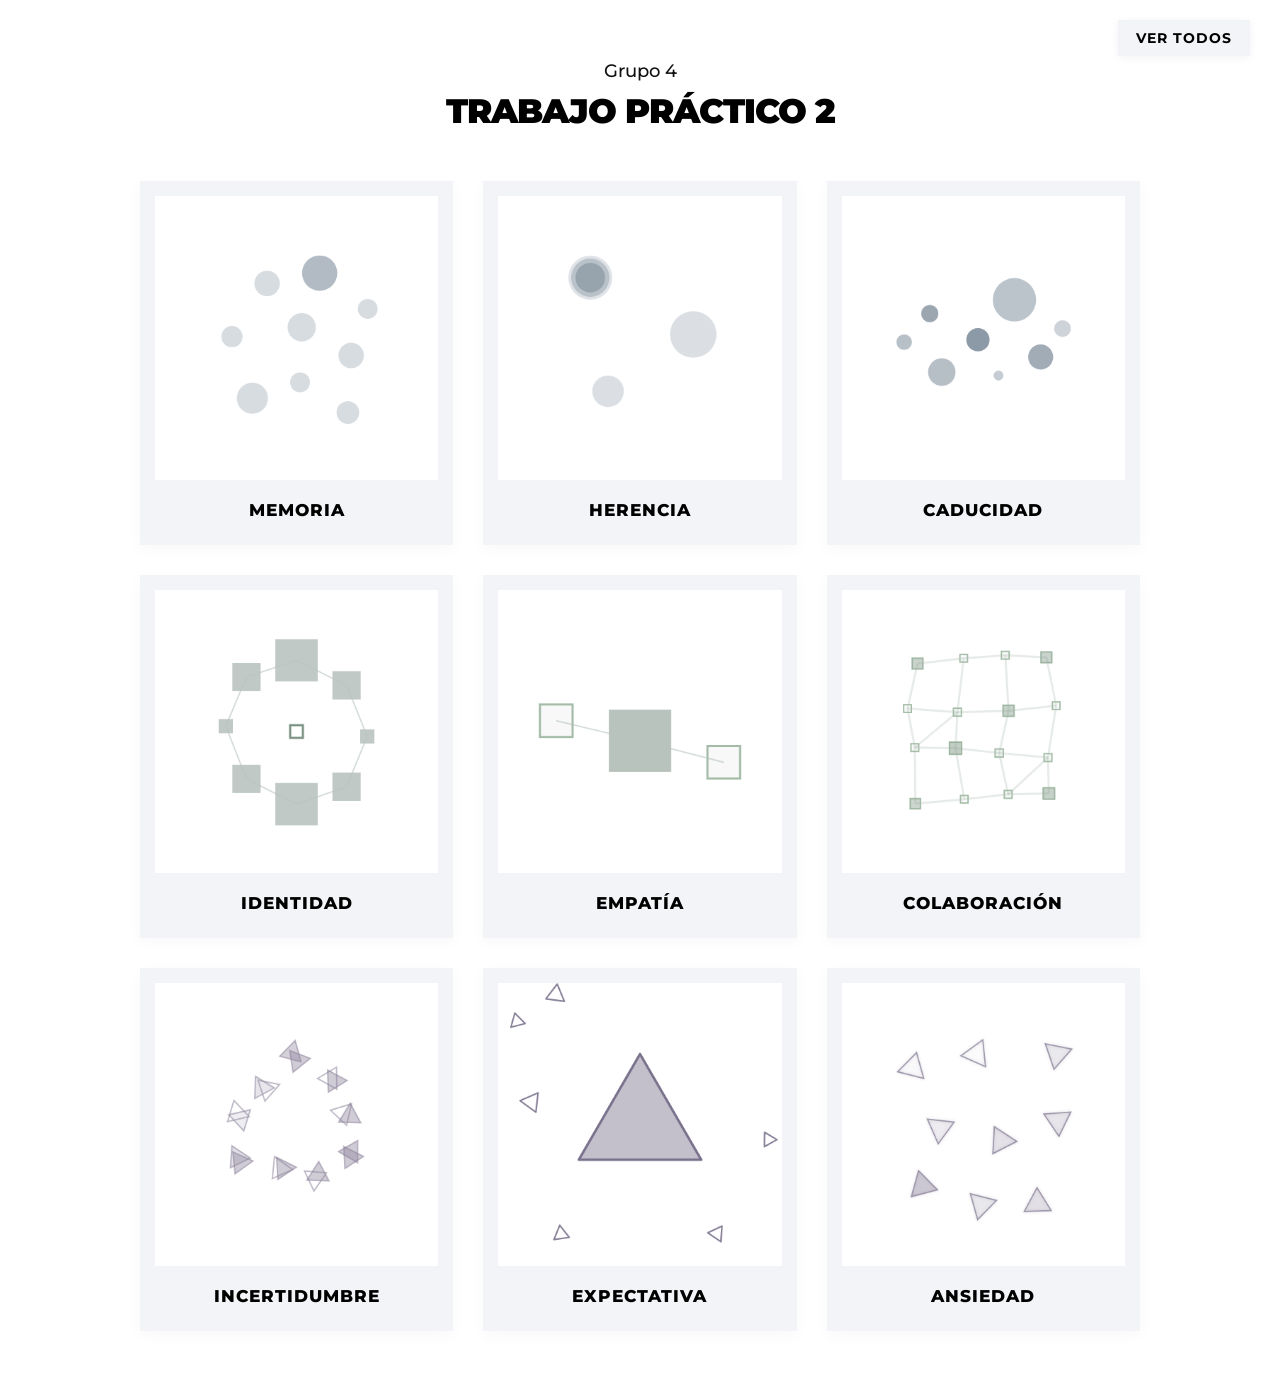
<file: index.html>
<!DOCTYPE html>
<html lang="es">

<head>
    <meta charset="UTF-8">
    <meta name="viewport" content="width=device-width, initial-scale=1.0">
    <title>TP2 - Sistema de Signos Reactivos</title>
    <link rel="preconnect" href="https://fonts.googleapis.com">
    <link rel="preconnect" href="https://fonts.gstatic.com" crossorigin>
    <!-- Fuente Montserrat -->
    <link href="https://fonts.googleapis.com/css2?family=Montserrat:wght@400;500;700;800;900&display=swap"
        rel="stylesheet">
    <link rel="stylesheet" href="style.css">
</head>

<body>
    <!-- Botón de Ver Todos (Solo PC) -->
    <button id="btn-fullscreen-grid" class="desk-only">VER TODOS</button>

    <header>
        <p class="subtitle">Grupo 4</p>
        <h1>Trabajo Práctico 2</h1>
    </header>

    <div class="system-grid">
        <!-- Subsistema 1 -->
        <div class="interface-card">
            <div class="canvas-container"><canvas id="canvas-memoria"></canvas></div>
            <div class="info"><span class="concept-title">Memoria</span></div>
        </div>
        <div class="interface-card">
            <div class="canvas-container"><canvas id="canvas-herencia"></canvas></div>
            <div class="info"><span class="concept-title">Herencia</span></div>
        </div>
        <div class="interface-card">
            <div class="canvas-container"><canvas id="canvas-caducidad"></canvas></div>
            <div class="info"><span class="concept-title">Caducidad</span></div>
        </div>

        <!-- Subsistema 2 -->
        <div class="interface-card">
            <div class="canvas-container"><canvas id="canvas-identidad"></canvas></div>
            <div class="info"><span class="concept-title">Identidad</span></div>
        </div>
        <div class="interface-card">
            <div class="canvas-container"><canvas id="canvas-empatia"></canvas></div>
            <div class="info"><span class="concept-title">Empatía</span></div>
        </div>
        <div class="interface-card">
            <div class="canvas-container"><canvas id="canvas-colaboracion"></canvas></div>
            <div class="info"><span class="concept-title">Colaboración</span></div>
        </div>

        <!-- Subsistema 3 -->
        <div class="interface-card">
            <div class="canvas-container"><canvas id="canvas-incertidumbre"></canvas></div>
            <div class="info"><span class="concept-title">Incertidumbre</span></div>
        </div>
        <div class="interface-card">
            <div class="canvas-container"><canvas id="canvas-expectativa"></canvas></div>
            <div class="info"><span class="concept-title">Expectativa</span></div>
        </div>
        <div class="interface-card">
            <div class="canvas-container"><canvas id="canvas-ansiedad"></canvas></div>
            <div class="info"><span class="concept-title">Ansiedad</span></div>
        </div>
    </div>

    <!-- Vista Detalle (Overlay) -->
    <div id="detail-overlay" class="hidden">
        <div class="detail-content">
            <!-- Botón de volver para PC (Arriba a la izquierda) -->
            <button class="btn-volver desk-only">
                <svg width="14" height="14" viewBox="0 0 24 24" fill="none" stroke="currentColor" stroke-width="2"
                    stroke-linecap="square" stroke-linejoin="miter">
                    <line x1="20" y1="12" x2="4" y2="12"></line>
                    <polyline points="10 18 4 12 10 6"></polyline>
                </svg>
                VOLVER
            </button>

            <div class="detail-left">
                <span id="detail-subsystem" class="tag"></span>
                <h2 id="detail-title"></h2>
                <p id="detail-desc"></p>
            </div>

            <div class="detail-right" id="detail-canvas-container">
                <!-- El canvas activo se va a mover acá temporalmente mediante el JS -->
            </div>

            <!-- Botón de volver para Celular (Abajo de todo) -->
            <button class="btn-volver mob-only">
                <svg width="14" height="14" viewBox="0 0 24 24" fill="none" stroke="currentColor" stroke-width="2"
                    stroke-linecap="square" stroke-linejoin="miter">
                    <line x1="20" y1="12" x2="4" y2="12"></line>
                    <polyline points="10 18 4 12 10 6"></polyline>
                </svg>
                VOLVER
            </button>
        </div>
    </div>

    <script src="script.js"></script>
</body>

</html>
</file>
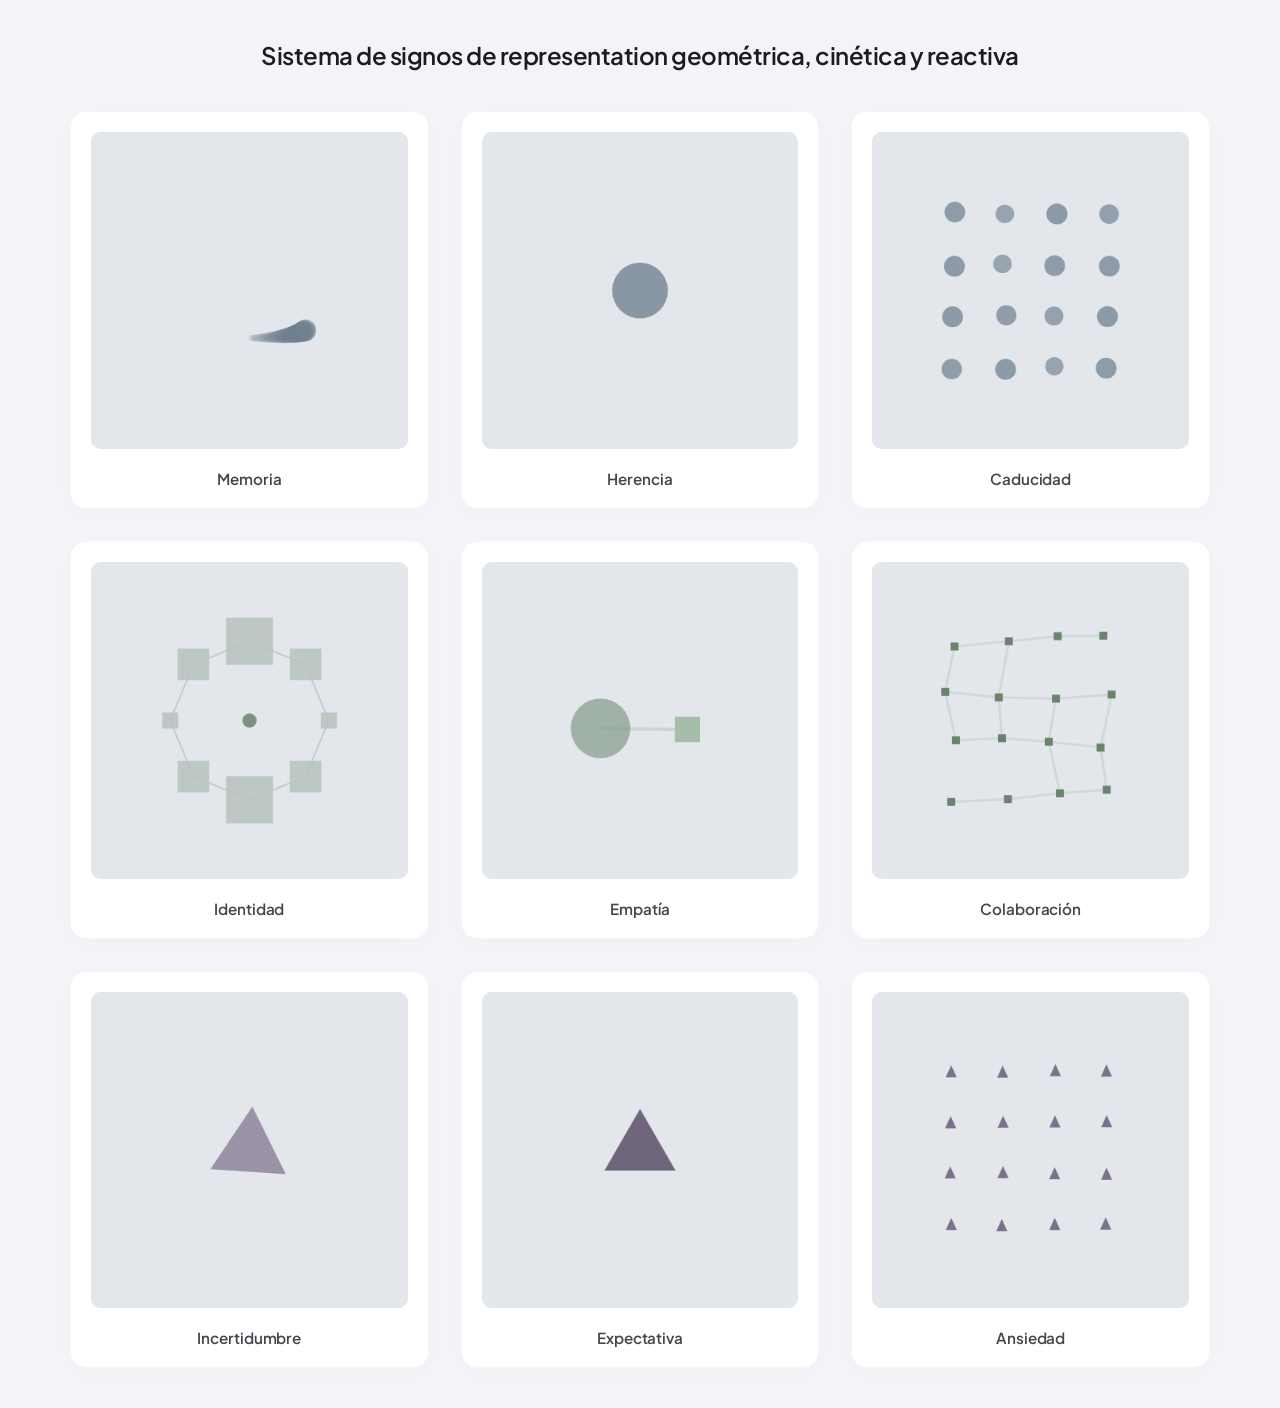
<file: TP2_06-7_GRUPO4.html>
<!DOCTYPE html>
<html lang="es">
<head>
    <meta charset="UTF-8">
    <meta name="viewport" content="width=device-width, initial-scale=1.0">
    <title>TP2 - Sistema de Signos Reactivos</title>
    <link rel="preconnect" href="https://fonts.googleapis.com">
    <link rel="preconnect" href="https://fonts.gstatic.com" crossorigin>
    <link href="https://fonts.googleapis.com/css2?family=Plus+Jakarta+Sans:wght@400;600&display=swap" rel="stylesheet">
    <style>
        /* ==============================================================
           ZONA DE EDICIÓN CSS: COLORES DE FONDO Y DISEÑO GENERAL
           ============================================================== */
        * {
            box-sizing: border-box;
            margin: 0;
            padding: 0;
        }
        body {
            background-color: #f2f4f7; 
            color: #2e3136;
            font-family: 'Plus Jakarta Sans', sans-serif;
            display: flex;
            flex-direction: column;
            align-items: center;
            justify-content: center;
            min-height: 100vh;
            padding: 40px 20px;
        }
        header {
            text-align: center;
            margin-bottom: 40px;
            max-width: 800px;
        }
        h1 {
            font-size: 1.5rem;
            font-weight: 600;
            letter-spacing: -0.5px;
            color: #1a1c1e; 
            line-height: 1.3;
        }
        
        .system-grid {
            display: grid;
            grid-template-columns: repeat(3, 1fr);
            gap: 32px;
            max-width: 1140px;
            width: 100%;
        }
        
        .interface-card {
            background-color: #ffffff; 
            border-radius: 16px;
            padding: 20px;
            box-shadow: 0 4px 24px rgba(32, 35, 38, 0.015);
            border: 1px solid rgba(32, 35, 38, 0.04);
            display: flex;
            flex-direction: column;
            gap: 16px;
            transition: transform 0.4s cubic-bezier(0.16, 1, 0.3, 1), box-shadow 0.4s ease;
        }

        .interface-card:hover {
            transform: translateY(-4px);
            box-shadow: 0 12px 32px rgba(32, 35, 38, 0.04);
        }
        
        .canvas-container {
            width: 100%;
            aspect-ratio: 1 / 1;
            border-radius: 10px;
            overflow: hidden;
            background-color: #e3e7ec; 
            position: relative;
        }
        canvas {
            width: 100%;
            height: 100%;
            display: block;
            cursor: crosshair;
            touch-action: none; 
        }
        
        .info {
            display: flex;
            flex-direction: column;
            text-align: center;
            padding-top: 4px;
        }
        .concept-title {
            font-size: 0.95rem;
            font-weight: 600;
            color: #43474d;
            letter-spacing: -0.1px;
        }

        @media (max-width: 900px) {
            body { padding: 20px 10px; }
            header { margin-bottom: 25px; }
            h1 { font-size: 1.25rem; }
            .system-grid {
                grid-template-columns: 1fr;
                gap: 24px;
                max-width: 450px;
            }
        }
    </style>
</head>
<body>

    <header>
        <h1>Sistema de signos de representation geométrica, cinética y reactiva</h1>
    </header>

    <div class="system-grid">
        <div class="interface-card">
            <div class="canvas-container"><canvas id="canvas-memoria"></canvas></div>
            <div class="info"><span class="concept-title">Memoria</span></div>
        </div>
        <div class="interface-card">
            <div class="canvas-container"><canvas id="canvas-herencia"></canvas></div>
            <div class="info"><span class="concept-title">Herencia</span></div>
        </div>
        <div class="interface-card">
            <div class="canvas-container"><canvas id="canvas-caducidad"></canvas></div>
            <div class="info"><span class="concept-title">Caducidad</span></div>
        </div>

        <div class="interface-card">
            <div class="canvas-container"><canvas id="canvas-identidad"></canvas></div>
            <div class="info"><span class="concept-title">Identidad</span></div>
        </div>
        <div class="interface-card">
            <div class="canvas-container"><canvas id="canvas-empatia"></canvas></div>
            <div class="info"><span class="concept-title">Empatía</span></div>
        </div>
        <div class="interface-card">
            <div class="canvas-container"><canvas id="canvas-colaboracion"></canvas></div>
            <div class="info"><span class="concept-title">Colaboración</span></div>
        </div>

        <div class="interface-card">
            <div class="canvas-container"><canvas id="canvas-incertidumbre"></canvas></div>
            <div class="info"><span class="concept-title">Incertidumbre</span></div>
        </div>
        <div class="interface-card">
            <div class="canvas-container"><canvas id="canvas-expectativa"></canvas></div>
            <div class="info"><span class="concept-title">Expectativa</span></div>
        </div>
        <div class="interface-card">
            <div class="canvas-container"><canvas id="canvas-ansiedad"></canvas></div>
            <div class="info"><span class="concept-title">Ansiedad</span></div>
        </div>
    </div>

    <script>
        const lerp = (start, end, amt) => (1 - amt) * start + amt * end;

        const initCanvas = (id, drawFn, setupFn = null, customClickFn = null) => {
            const canvas = document.getElementById(id);
            const ctx = canvas.getContext('2d');
            const size = 400;
            canvas.width = size;
            canvas.height = size;

            let mouse = { x: size/2, y: size/2, targetX: size/2, targetY: size/2, isDown: false, inside: false };

            const updateCoordinates = (clientX, clientY) => {
                const rect = canvas.getBoundingClientRect();
                mouse.targetX = (clientX - rect.left) * (size / rect.width);
                mouse.targetY = (clientY - rect.top) * (size / rect.height);
            };

            canvas.addEventListener('mousemove', (e) => { updateCoordinates(e.clientX, e.clientY); mouse.inside = true; });
            canvas.addEventListener('mouseenter', () => mouse.inside = true);
            canvas.addEventListener('mouseleave', () => { mouse.inside = false; mouse.isDown = false; });
            
            canvas.addEventListener('mousedown', () => { mouse.isDown = true; if (customClickFn) customClickFn(); });
            canvas.addEventListener('mouseup', () => mouse.isDown = false);

            canvas.addEventListener('touchmove', (e) => {
                if(e.touches.length > 0) { updateCoordinates(e.touches[0].clientX, e.touches[0].clientY); mouse.inside = true; }
                if (e.cancelable) e.preventDefault(); 
            }, {passive: false});

            canvas.addEventListener('touchstart', (e) => {
                mouse.isDown = true; mouse.inside = true;
                if(e.touches.length > 0) updateCoordinates(e.touches[0].clientX, e.touches[0].clientY);
                if (customClickFn) customClickFn();
                if (e.cancelable) e.preventDefault(); 
            }, {passive: false});

            canvas.addEventListener('touchend', () => { mouse.isDown = false; mouse.inside = false; });

            if (setupFn) setupFn();

            let time = 0;
            function tick() {
                time += 0.02;
                mouse.x = lerp(mouse.x, mouse.targetX, 0.1);
                mouse.y = lerp(mouse.y, mouse.targetY, 0.1);

                ctx.fillStyle = '#e3e7ec'; 
                ctx.fillRect(0, 0, size, size);

                drawFn(ctx, size, mouse, time);
                requestAnimationFrame(tick);
            }
            tick();
        };

        const drawSolidTriangle = (ctx, x, y, r, rotation, scaleW = 1, scaleH = 1) => {
            ctx.save(); ctx.translate(x, y); ctx.rotate(rotation); ctx.beginPath();
            ctx.moveTo(0, -r * scaleH); ctx.lineTo(r * 0.866 * scaleW, r * 0.5 * scaleH); ctx.lineTo(-r * 0.866 * scaleW, r * 0.5 * scaleH);
            ctx.closePath(); ctx.fill(); ctx.restore();
        };

        // ==============================================================
        // SUBSISTEMA 1 (CÍRCULOS)
        // ==============================================================

        let memHistory = [];
        initCanvas('canvas-memoria', (ctx, size, mouse, time) => {
            let activeX = mouse.inside ? mouse.x : size/2 + Math.sin(time * 1.5) * 80;
            let activeY = mouse.inside ? mouse.y : size/2 + Math.cos(time * 0.8) * 60;
            memHistory.push({x: activeX, y: activeY, age: 0});
            memHistory.forEach((p) => {
                p.age++;
                let lifeRatio = 1 - p.age / 50;
                if (lifeRatio > 0) {
                    ctx.fillStyle = `rgba(112, 128, 144, ${lifeRatio * 0.55})`;
                    ctx.beginPath(); ctx.arc(p.x, p.y, lifeRatio * 14, 0, Math.PI * 2); ctx.fill();
                }
            });
            memHistory = memHistory.filter(p => p.age < 50);
        });

        let herenciaLayers = 1; let herenciaTimer = 600; let layerOpacities = [1, 1, 1, 1, 1, 1];
        initCanvas('canvas-herencia', (ctx, size, mouse, time) => {
            let speedFactor = mouse.inside ? 2.5 : 1;
            if (herenciaLayers > 1) {
                herenciaTimer--;
                if (herenciaTimer <= 0) {
                    let topLayerIdx = herenciaLayers - 1;
                    layerOpacities[topLayerIdx] -= 0.0166; 
                    if (layerOpacities[topLayerIdx] <= 0) { layerOpacities[topLayerIdx] = 1; herenciaLayers--; }
                }
            }
            for(let i = herenciaLayers; i > 0; i--) {
                let wavePulse = Math.sin(time * 1.5 * speedFactor + i) * 6;
                let currentRadius = 30 + (i - 1) * 26 + wavePulse;
                let currentOpacity = (0.13 * (7 - i)) * layerOpacities[i - 1];
                ctx.fillStyle = `rgba(112, 128, 144, ${Math.max(0, currentOpacity)})`;
                ctx.beginPath(); ctx.arc(size/2, size/2, Math.max(0, currentRadius), 0, Math.PI * 2); ctx.fill();
            }
        }, null, () => {
            if (herenciaLayers < 6) { layerOpacities[herenciaLayers] = 1; herenciaLayers++; }
            herenciaTimer = 600;
        });

        let cadNodes = [];
        initCanvas('canvas-caducidad', (ctx, size, mouse, time) => {
            cadNodes.forEach((p, idx) => {
                let maxBaseSize = 13; let targetSize = maxBaseSize;
                let floatX = Math.sin(time * 0.6 + p.seedX) * 2.5; let floatY = Math.cos(time * 0.5 + p.seedY) * 2.5;
                let idlePulse = Math.sin(time * 0.4 + idx) * 1.5;
                let renderX = p.ox + floatX; let renderY = p.oy + floatY;

                if (mouse.inside) {
                    let distance = Math.sqrt((mouse.x - renderX)**2 + (mouse.y - renderY)**2);
                    if (distance < 55) { targetSize = lerp(0, maxBaseSize + idlePulse, distance / 55); } 
                    else { targetSize = maxBaseSize + idlePulse; }
                } else { targetSize = maxBaseSize + idlePulse; }
                
                let isGrowing = targetSize > p.currentSize;
                p.currentSize = lerp(p.currentSize, targetSize, isGrowing ? 0.0035 : 0.2);
                
                if (p.currentSize > 0.1) {
                    ctx.fillStyle = `rgba(112, 128, 144, ${(p.currentSize / (maxBaseSize + 2)) * 0.85})`;
                    ctx.beginPath(); ctx.arc(renderX, renderY, Math.max(0, p.currentSize), 0, Math.PI * 2); ctx.fill();
                }
            });
        }, () => {
            // Modificado: Se recalcularon los offsets de inicio a 102px y espaciados de 65px para centrar el 4x4
            for(let x = 0; x < 4; x++) {
                for(let y = 0; y < 4; y++) { 
                    cadNodes.push({ ox: 102 + x * 65, oy: 102 + y * 65, currentSize: 13, seedX: Math.random() * 100, seedY: Math.random() * 100 }); 
                }
            }
        });

        // ==============================================================
        // SUBSISTEMA 2 (CUADRADOS)
        // ==============================================================

        // Tu código de Identidad se mantiene 100% idéntico a tu última versión fija
        let idCircleRadius = 9; 
        let idRingRadius = 100;
        let idLineAlpha = 0.35;
        let currentSquareSizes = [32, 32, 32, 32, 32, 32, 32, 32];

        initCanvas('canvas-identidad', (ctx, size, mouse, time) => {
            let targetRadius, targetRingRadius, targetLineAlpha;

            if (mouse.inside) {
                targetRadius = 48;         
                targetRingRadius = 88;     
                targetLineAlpha = 0.0;     
            } else {
                targetRadius = 9;          
                targetRingRadius = 100;    
                targetLineAlpha = 0.35;    
            }

            idCircleRadius = lerp(idCircleRadius, targetRadius, 0.1);
            idRingRadius = lerp(idRingRadius, targetRingRadius, 0.1);
            idLineAlpha = lerp(idLineAlpha, targetLineAlpha, 0.15);

            let nodes = [];
            for (let i = 0; i < 8; i++) {
                let angle = (i * Math.PI) / 4; 
                let nx = size / 2 + Math.cos(angle) * idRingRadius;
                let ny = size / 2 + Math.sin(angle) * idRingRadius;
                
                let targetSize = 10; 
                
                if (!mouse.inside) {
                    if (i === 2 || i === 6) {
                        targetSize = 60; 
                    } else if (i === 0 || i === 4) {
                        targetSize = 20; 
                    } else {
                        targetSize = 40; 
                    }
                }

                currentSquareSizes[i] = lerp(currentSquareSizes[i], targetSize, 0.1);
                nodes.push({ x: nx, y: ny, size: currentSquareSizes[i] });
            }

            if (idLineAlpha > 0.01) {
                ctx.strokeStyle = `rgba(132, 156, 139, ${idLineAlpha})`;
                ctx.lineWidth = 2;
                ctx.beginPath();
                ctx.moveTo(nodes[0].x, nodes[0].y);
                for (let i = 1; i < nodes.length; i++) {
                    ctx.lineTo(nodes[i].x, nodes[i].y);
                }
                ctx.closePath();
                ctx.stroke();
            }

            ctx.fillStyle = 'rgba(186, 196, 191, 0.9)';
            nodes.forEach(node => {
                ctx.fillRect(node.x - node.size / 2, node.y - node.size / 2, node.size, node.size);
            });

            ctx.fillStyle = '#7a9282';
            ctx.beginPath();
            ctx.arc(size / 2, size / 2, idCircleRadius, 0, Math.PI * 2);
            ctx.fill();
        });

        initCanvas('canvas-empatia', (ctx, size, mouse, time) => {
            let p1 = { x: 150, y: 200 + Math.sin(time)*15 }; let p2 = mouse.inside ? { x: mouse.x, y: mouse.y } : { x: 260, y: 200 + Math.cos(time)*15 };
            let d = Math.sqrt((p2.x-p1.x)**2 + (p2.y-p1.y)**2); let closeness = Math.max(0, 1 - d / 150);
            ctx.fillStyle = 'rgba(132, 156, 139, 0.25)'; 
            ctx.save(); ctx.translate(p1.x, p1.y); ctx.rotate(Math.atan2(p2.y - p1.y, p2.x - p1.x)); ctx.fillRect(0, -2, d, 4); ctx.restore();
            let radius = 35 + closeness * 10; 
            ctx.fillStyle = `rgba(132, 156, 139, ${0.6 + closeness * 0.4})`;
            if (closeness > 0.55) { ctx.fillRect(p1.x - radius, p1.y - radius, radius * 2, radius * 2); } 
            else { ctx.beginPath(); ctx.arc(p1.x, p1.y, radius, 0, Math.PI * 2); ctx.fill(); }
            ctx.fillStyle = '#a6bda9'; ctx.fillRect(p2.x - 16, p2.y - 16, 32, 32);
        });

        let cNodes = Array.from({length: 16}, (_, i) => ({
            x: 100 + (i % 4) * 65, y: 100 + Math.floor(i / 4) * 65,
            ox: 100 + (i % 4) * 65, oy: 100 + Math.floor(i / 4) * 65
        }));
        initCanvas('canvas-colaboracion', (ctx, size, mouse, time) => {
            cNodes.forEach((p, i) => {
                let autoX = p.ox + Math.sin(time + i) * 8; let autoY = p.oy + Math.cos(time + i) * 8;
                if (mouse.inside) {
                    let d = Math.sqrt((mouse.x - p.x)**2 + (mouse.y - p.y)**2);
                    if(d < 80) { p.x = lerp(p.x, mouse.x, 0.07); p.y = lerp(p.y, mouse.y, 0.07); } 
                    else { p.x = lerp(p.x, autoX, 0.1); p.y = lerp(p.y, autoY, 0.1); }
                } else { p.x = lerp(p.x, autoX, 0.1); p.y = lerp(p.y, autoY, 0.1); }
            });
            ctx.fillStyle = 'rgba(132, 156, 139, 0.2)';
            for(let i=0; i<cNodes.length; i++) {
                for(let j=i+1; j<cNodes.length; j++) {
                    let dx = cNodes[j].x - cNodes[i].x; let dy = cNodes[j].y - cNodes[i].y;
                    let d = Math.sqrt(dx*dx + dy*dy);
                    if(d < 75) {
                        ctx.save(); ctx.translate(cNodes[i].x, cNodes[i].y); ctx.rotate(Math.atan2(dy, dx));
                        ctx.fillRect(0, -1.5, d, 3); ctx.restore();
                    }
                }
            }
            cNodes.forEach(p => { ctx.fillStyle = '#6b826e'; ctx.fillRect(p.x - 5, p.y - 5, 10, 10); });
        });

        // ==============================================================
        // SUBSISTEMA 3 (TRIÁNGULOS)
        // ==============================================================

        let clones = [];
        const baseOffsets = [
            {x: -45, y: -45, rot: 0.4},  {x: 45, y: -45, rot: -0.7},
            {x: -45, y: 45, rot: 1.2},   {x: 45, y: 45, rot: -1.5},
            {x: -75, y: 0, rot: 2.1},    {x: 75, y: 0, rot: -2.4},
            {x: 0, y: -75, rot: 0.9},    {x: 0, y: 75, rot: -1.1},
            {x: -30, y: -80, rot: -0.3}, {x: 30, y: 80, rot: 1.7},
            {x: -80, y: 30, rot: -2.0},  {x: 80, y: -30, rot: 0.6},
            {x: -110, y: -40, rot: -1.4}, {x: 110, y: 40, rot: 0.8},
            {x: -40, y: -110, rot: 2.5},  {x: 40, y: 110, rot: -2.2},
            {x: -90, y: -90, rot: -0.5},  {x: 90, y: 90, rot: 1.3},
            {x: -100, y: 70, rot: -1.9},  {x: 100, y: -70, rot: 0.2},
            {x: -130, y: 0, rot: 0.5},    {x: 130, y: 0, rot: -0.9},
            {x: 0, y: -130, rot: -1.3},   {x: 0, y: 130, rot: 2.3}
        ];
        let centerPos = { x: 200, y: 200, rot: 0, opacity: 0.85 };

        initCanvas('canvas-incertidumbre', (ctx, size, mouse, time) => {
            if (clones.length === 0) {
                baseOffsets.forEach(off => {
                    clones.push({ x: size/2, y: size/2, targetX: size/2, targetY: size/2, baseRot: off.rot, currentRot: 0, scale: 1, opacity: 0 });
                });
            }

            clones.forEach((c, idx) => {
                let targetX, targetY, targetRot, targetOpa, targetScale;
                let glitchX = 0, glitchY = 0;

                if (mouse.inside) {
                    targetX = size/2 + baseOffsets[idx].x;
                    targetY = size/2 + baseOffsets[idx].y;
                    targetRot = c.baseRot + (time * 0.02 * (idx % 2 === 0 ? 1 : -1));
                    targetOpa = 0.42; 
                    targetScale = 1;

                    if (mouse.isDown && Math.random() < 0.3) {
                        glitchX = (Math.random() - 0.5) * 35;
                        glitchY = (Math.random() - 0.5) * 35;
                        targetScale = 0.35 + Math.random() * 0.95;
                        targetOpa = 0.05 + Math.random() * 0.5;
                    }
                } else {
                    targetX = size/2;
                    targetY = size/2;
                    targetRot = 0;
                    targetOpa = 0.0;
                    targetScale = 1;
                }

                c.x = lerp(c.x, targetX + glitchX, 0.12);
                c.y = lerp(c.y, targetY + glitchY, 0.12);
                c.currentRot = lerp(c.currentRot, targetRot, 0.1);
                c.opacity = lerp(c.opacity, targetOpa, 0.15);
                c.scale = lerp(c.scale, targetScale, 0.15);

                if (c.opacity > 0.01) {
                    ctx.fillStyle = `rgba(141, 132, 156, ${c.opacity})`;
                    drawSolidTriangle(ctx, c.x, c.y, 55 * c.scale, c.currentRot);
                }
            });

            let targetCenterOpa = mouse.inside ? 0.0 : 0.85;
            centerPos.opacity = lerp(centerPos.opacity, targetCenterOpa, mouse.inside ? 1.0 : 0.12);
            centerPos.rot = lerp(centerPos.rot, time * 0.12, 0.1);

            if (centerPos.opacity > 0.01) {
                ctx.fillStyle = `rgba(141, 132, 156, ${centerPos.opacity})`;
                drawSolidTriangle(ctx, size/2, size/2, 55, centerPos.rot);
            }
        });

        // 9. EXPECTATIVA (Asignado al canvas-expectativa en la posición 8)
        let expParticles = [];
        let expBaseScale = 1;
        let expTensionGrowth = 1.0; 

        initCanvas('canvas-expectativa', (ctx, size, mouse, time) => {
            let centerScale = 1;
            
            if (mouse.inside) {
                expTensionGrowth = Math.min(1.5, expTensionGrowth + 0.0018); 
                centerScale = mouse.isDown ? 1.35 : 1.0;
                
                if (Math.random() < 0.18) {
                    let angle = Math.random() * Math.PI * 2;
                    expParticles.push({ x: size/2 + Math.cos(angle) * 180, y: size/2 + Math.sin(angle) * 180, speed: mouse.isDown ? 6 : 3.2 });
                }
            } else {
                expTensionGrowth = Math.max(1.0, expTensionGrowth - 0.008);
            }
            
            expBaseScale = lerp(expBaseScale, centerScale, 0.15);

            ctx.fillStyle = 'rgba(141, 132, 156, 0.32)';
            expParticles.forEach((p) => {
                let dx = size/2 - p.x; let dy = size/2 - p.y; let d = Math.sqrt(dx*dx + dy*dy);
                if (d > 5) {
                    p.x += (dx / d) * p.speed; p.y += (dy / d) * p.speed;
                    drawSolidTriangle(ctx, p.x, p.y, 12, Math.atan2(dy, dx) + Math.PI/2, 0.25, 4.5);
                }
            });
            expParticles = expParticles.filter(p => Math.sqrt((size/2 - p.x)**2 + (size/2 - p.y)**2) > 15);

            let pulse = Math.sin(time * (mouse.inside ? 5 : 2)) * (mouse.inside ? 4 : 2);
            let finalRadius = (50 + pulse) * expBaseScale * expTensionGrowth;

            ctx.fillStyle = '#6f667d'; 
            drawSolidTriangle(ctx, size/2, size/2, finalRadius, 0);
        });

        // 8. ANSIEDAD (Asignado al canvas-ansiedad en la posición 9)
        let ansNodes = Array.from({length: 16}, (_, i) => ({
            x: 100 + (i % 4) * 65, y: 100 + Math.floor(i / 4) * 65,
            ox: 100 + (i % 4) * 65, oy: 100 + Math.floor(i / 4) * 65,
            vx: 0, vy: 0, angle: 0
        }));
        let anxietyChaosLines = [];

        initCanvas('canvas-ansiedad', (ctx, size, mouse, time) => {
            ansNodes.forEach((p, i) => {
                let targetSize, vibroX = 0, vibroY = 0;
                if (mouse.inside) {
                    p.vx += (Math.random() - 0.5) * 5; p.vy += (Math.random() - 0.5) * 5;
                    targetSize = mouse.isDown ? 7 : 14;
                    let dx = p.x - mouse.x; let dy = p.y - mouse.y;
                    let d = Math.sqrt(dx*dx + dy*dy);
                    if(d < 80) { p.vx += (dx / d) * 2.5; p.vy += (dy / d) * 2.5; }
                    p.x += p.vx; p.y += p.vy; p.vx *= 0.85; p.vy *= 0.85; p.angle += Math.sqrt(p.vx*p.vx + p.vy*p.vy) * 0.05;
                    if(p.x < 30 || p.x > size - 30) p.vx *= -1; if(p.y < 30 || p.y > size - 30) p.vy *= -1;
                } else {
                    p.x = lerp(p.x, p.ox, 0.12); p.y = lerp(p.y, p.oy, 0.12); p.vx = 0; p.vy = 0; p.angle = lerp(p.angle, 0, 0.1); targetSize = 14;
                    vibroX = (Math.random() - 0.5) * 3; vibroY = (Math.random() - 0.5) * 3;
                }
                ctx.fillStyle = '#7a718c'; ctx.save(); ctx.translate(p.x + vibroX, p.y + vibroY); ctx.rotate(p.angle); ctx.beginPath();
                ctx.moveTo(0, -targetSize * 0.6); ctx.lineTo(targetSize * 0.5, targetSize * 0.5); ctx.lineTo(-targetSize * 0.5, targetSize * 0.5);
                ctx.closePath(); ctx.fill(); ctx.restore();
            });

            if (mouse.inside) {
                if (Math.random() < 0.25) {
                    anxietyChaosLines.push({
                        x: Math.random() * size, y: Math.random() * size,
                        angle: Math.random() * Math.PI * 2,
                        speed: 8 + Math.random() * 6,
                        life: 1.0
                    });
                }
            }

            ctx.fillStyle = 'rgba(141, 132, 156, 0.25)';
            anxietyChaosLines.forEach(l => {
                l.x += Math.cos(l.angle) * l.speed;
                l.y += Math.sin(l.angle) * l.speed;
                l.life -= 0.03;
                drawSolidTriangle(ctx, l.x, l.y, 11 * l.life, l.angle + Math.PI/2, 0.28, 8.0);
            });
            anxietyChaosLines = anxietyChaosLines.filter(l => l.life > 0);
        });
    </script>
</body>
</html>
</file>
<file: style.css>
* { box-sizing: border-box; margin: 0; padding: 0; }

body {
    background-color: #fff; 
    color: #000;
    font-family: 'Montserrat', sans-serif;
    display: flex;
    flex-direction: column;
    align-items: center;
    min-height: 100vh;
    padding: 60px 20px;
    overflow-x: hidden;
}

/* --- CABECERA --- */
header {
    text-align: center;
    margin-bottom: 50px;
    max-width: 900px;
}

.subtitle {
    font-size: 1.1rem;
    font-weight: 500;
    margin-bottom: 10px;
    color: #111;
}

h1 {
    font-size: 2.1rem;
    font-weight: 900;
    text-transform: uppercase;
    letter-spacing: -1px;
    line-height: 1.2;
}

/* --- GRILLA PRINCIPAL --- */
.system-grid {
    display: grid;
    grid-template-columns: repeat(3, 1fr);
    gap: 30px;
    max-width: 1000px;
    width: 100%;
}

/* Tarjetas */
.interface-card {
    background-color: #F2F4F7;
    padding: 15px 15px 25px 15px; 
    box-shadow: 0 4px 15px rgba(0,0,0,0.03); 
    display: flex;
    flex-direction: column;
    gap: 20px;
    cursor: pointer;
    transition: transform 0.3s ease, box-shadow 0.3s ease;
}

.interface-card:hover {
    transform: translateY(-5px);
    box-shadow: 0 10px 25px rgba(0,0,0,0.08);
}

.canvas-container {
    width: 100%;
    aspect-ratio: 1 / 1;
    background-color: #fff; 
    position: relative;
    overflow: hidden;
    pointer-events: none; 
}

.canvas-container canvas {
    width: 100%;
    height: 100%;
    display: block;
}

.info { text-align: center; }

.concept-title {
    font-size: 1.05rem;
    font-weight: 800;
    text-transform: uppercase;
    letter-spacing: 1px;
}

/* --- VISTA DETALLE (OVERLAY) --- */
#detail-overlay {
    position: fixed;
    top: 0; left: 0;
    width: 100vw; height: 100vh;
    background: #fff; 
    z-index: 1000;
    display: block; 
    opacity: 0;
    pointer-events: none;
    transition: opacity 0.4s ease;
    overflow-y: auto; 
    -webkit-overflow-scrolling: touch; 
}

#detail-overlay.active {
    opacity: 1;
    pointer-events: auto;
}

.detail-content {
    width: 100%;
    max-width: 1200px; 
    margin: 0 auto;
    display: flex;
    flex-direction: row;
    position: relative;
    min-height: 100%;
}

/* Clases utilitarias para el botón responsive */
.desk-only { display: block; }
.mob-only { display: none; }

.btn-volver {
    background: transparent;
    color: #000;
    border: none;
    font-family: 'Montserrat', sans-serif;
    font-weight: 500; 
    font-size: 0.95rem;
    text-transform: uppercase;
    letter-spacing: -0.02em; 
    cursor: pointer;
    z-index: 1010;
    transition: transform 0.2s ease;
    display: flex;
    align-items: center;
    justify-content: center;
    gap: 6px; 
}

/* que el botón de celu se oculte en escritorio */
.btn-volver.mob-only {
    display: none;
}

.btn-volver:hover { transform: translateX(-4px); }

/* Ubicación del botón en PC */
.btn-volver.desk-only {
    position: absolute;
    top: 60px; 
    left: 30px; 
}

/* Panel Izquierdo (Texto) */
.detail-left {
    width: 45%;
    padding: 130px 40px 80px 30px; 
    display: flex;
    flex-direction: column;
    justify-content: center;
    align-items: flex-start;
}

.tag {
    color: #fff; 
    padding: 6px 14px;
    font-weight: 600;
    font-size: 0.8rem;
    margin-bottom: 20px;
}

#detail-title {
    font-size: 2.8rem; 
    font-weight: 900;
    text-transform: uppercase;
    margin-bottom: 20px;
    line-height: 1.1;
    letter-spacing: -1px;
}

#detail-desc {
    font-size: 1.05rem; 
    line-height: 1.6;
    font-weight: 500;
    max-width: 95%;
}

/* Panel Derecho (Interacción libre) */
.detail-right {
    width: 55%;
    display: flex;
    align-items: center;
    justify-content: center;
    padding: 60px;
}

.detail-right canvas {
    width: 100%;
    max-width: 500px; 
    height: auto;     
    aspect-ratio: 1 / 1;
    background-color: transparent; 
    box-shadow: none; 
    pointer-events: auto; 
    cursor: crosshair;
    touch-action: none;
}

/* --- RESPONSIVE MOBILE --- */
@media (max-width: 1000px) {
    .system-grid { grid-template-columns: repeat(2, 1fr); }
    #detail-title { font-size: 2.2rem; }
}

@media (max-width: 768px) {
    /* Switch de botones */
    .desk-only { display: none !important; }
    .mob-only { display: block !important; }
    
    .system-grid { grid-template-columns: 1fr; max-width: 400px; }
    
    /* TÍTULO PRINCIPAL PARA CELULARES */
    h1 { font-size: 1rem; letter-spacing: -0.5px; }
    .subtitle { font-size: 0.95rem; }
    #detail-title { font-size: 1.9rem; }

    .detail-content {
        flex-direction: column;
        padding: 30px 20px;
        justify-content: flex-start; 
        align-items: center;
    }

    .detail-left {
        width: 100%;
        padding: 20px 0 0 0; 
        text-align: left;
        align-items: flex-start;
        justify-content: flex-start;
    }

    .detail-right { 
        width: 100%; 
        padding: 40px 0; 
    }

    .detail-right canvas {
        max-width: 100%; 
    }

    .btn-volver.mob-only {
        position: relative;
        margin-top: 20px;
        margin-bottom: 50px; 
        font-size: 1rem;
        display: flex !important;
    }
}

/* --- BOTÓN VER TODOS (SOLO PC > 1005px) --- */
#btn-fullscreen-grid {
    position: fixed;
    top: 20px;
    right: 30px;
    background: #F2F4F7;
    color: #000;
    border: none;
    padding: 10px 18px;
    font-family: 'Montserrat', sans-serif;
    font-weight: 700;
    font-size: 0.85rem;
    cursor: pointer;
    letter-spacing: 1px;
    z-index: 900;
    transition: background 0.3s ease, transform 0.2s ease;
    box-shadow: 0 2px 10px rgba(0,0,0,0.05);
    display: block;
}

#btn-fullscreen-grid:hover {
    background: #e2e6eb;
    transform: translateY(-2px);
}

/* --- MODO VER TODOS: VISTA PANORÁMICA DE LAS 9 JUNTAS --- */
body.fullscreen-grid-mode {
    overflow: hidden; 
    padding: 10px;
    justify-content: center;
    align-items: center;
    height: 100vh;
}

body.fullscreen-grid-mode header {
    display: none; 
}

body.fullscreen-grid-mode .system-grid {
    max-width: 900px;
    gap: 10px; 
    transform: scale(0.56);
    transform-origin: center center;
    transition: transform 0.3s ease;
}

body.fullscreen-grid-mode .interface-card {
    padding: 8px 8px 12px 8px;
    gap: 8px;
}

body.fullscreen-grid-mode .concept-title {
    font-size: 0.85rem;
}

/* --- OCULTAR EL BOTÓN SI LA PANTALLA ES MENOR A 1005px --- */
@media (max-width: 1005px) {
    #btn-fullscreen-grid {
        display: none !important;
    }
}
</file>
